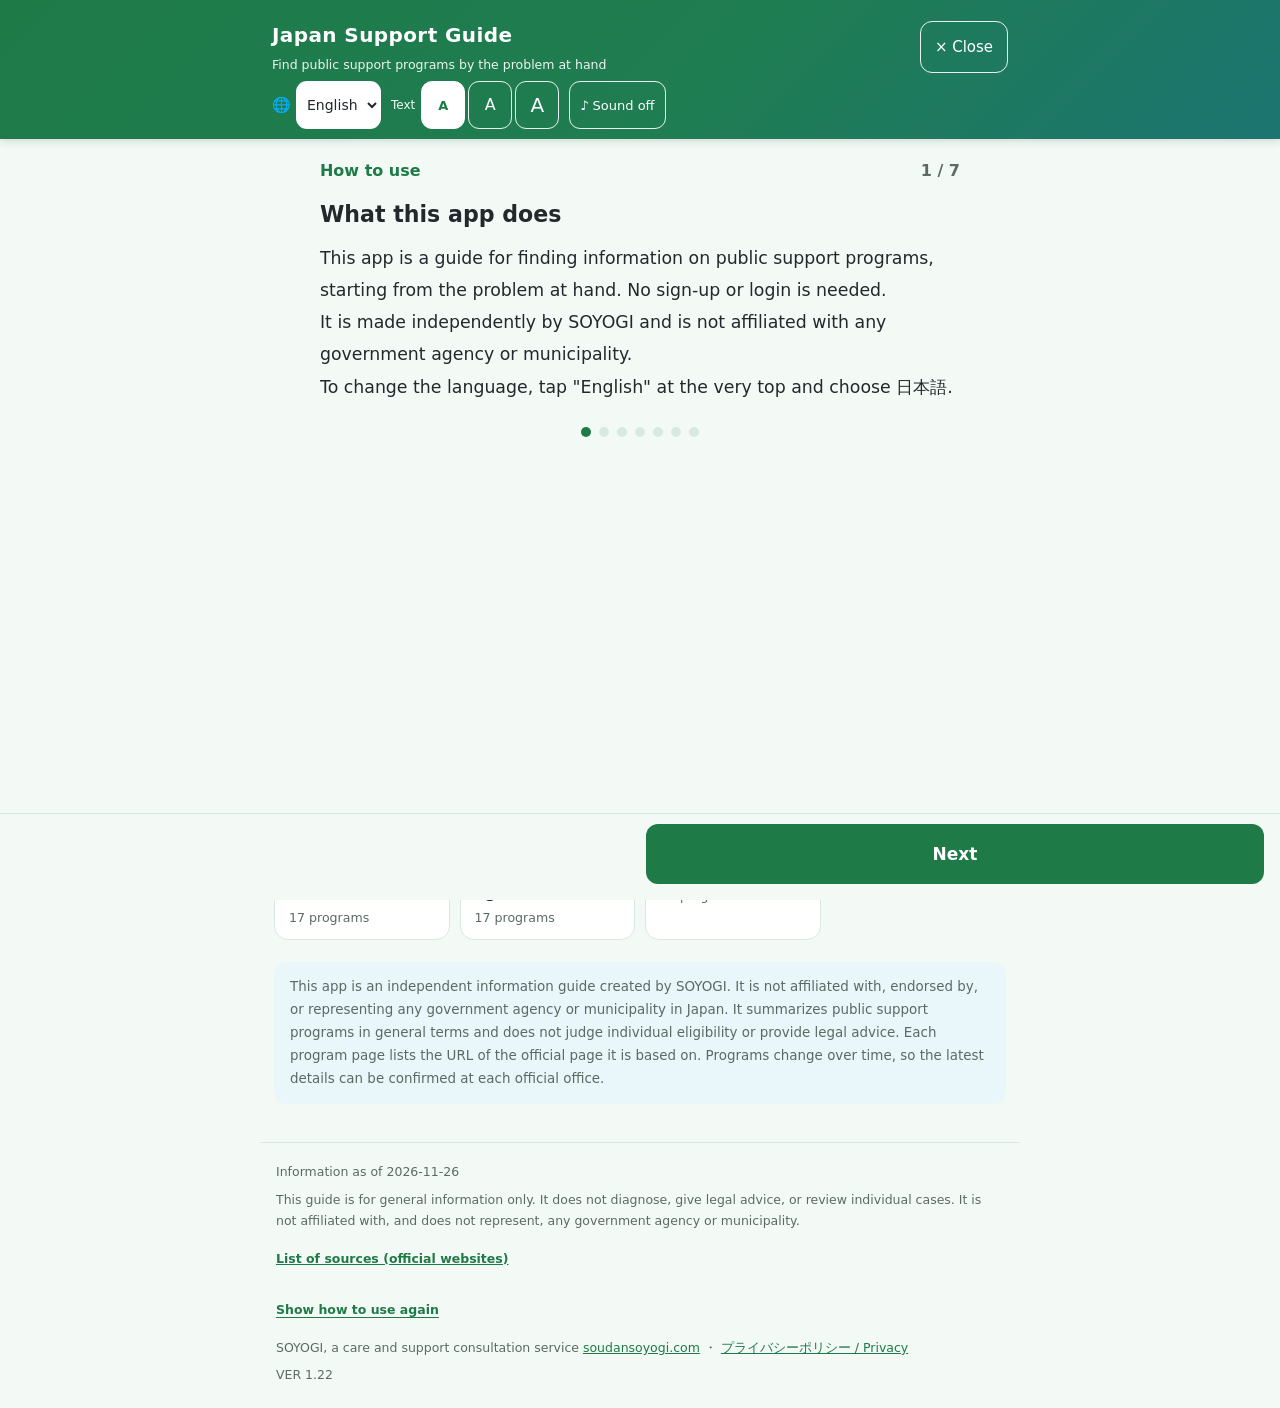
<file: index.html>
<!DOCTYPE html>
<html lang="ja">
<head>
<meta charset="UTF-8">
<meta name="viewport" content="width=device-width, initial-scale=1, viewport-fit=cover">
<meta name="description" content="困りごとから、使える可能性のある福祉・医療・社会保障の制度を探せる情報ガイド。日本語・英語対応。">
<title>困りごと制度ガイド</title>
<meta name="theme-color" content="#1e7a47">
<meta name="fc:miniapp" content='{"version":"1","imageUrl":"https://seido-guide-web.vercel.app/icons/fc-card-3x2.png","button":{"title":"🍀 ひらく / Open","action":{"type":"launch_miniapp","name":"Japan Support Guide","url":"https://seido-guide-web.vercel.app/","splashImageUrl":"https://seido-guide-web.vercel.app/icons/icon-512.png","splashBackgroundColor":"#f3faf6"}}}'>
<!-- 旧クライアント/バリデータ互換の fc:frame 併記(中身同一) -->
<meta name="fc:frame" content='{"version":"1","imageUrl":"https://seido-guide-web.vercel.app/icons/fc-card-3x2.png","button":{"title":"🍀 ひらく / Open","action":{"type":"launch_frame","name":"Japan Support Guide","url":"https://seido-guide-web.vercel.app/","splashImageUrl":"https://seido-guide-web.vercel.app/icons/icon-512.png","splashBackgroundColor":"#f3faf6"}}}'>

<link rel="manifest" href="manifest.webmanifest">
<link rel="icon" href="icons/icon.svg" type="image/svg+xml">
<!-- 🔴 ?v= は旧Service Workerのcache-firstを外すための版クエリ。js/app.js の ASSET_V と sw.js の ASSETS と必ず揃える -->
<link rel="stylesheet" href="css/style.css?v=1.22">
</head>
<body>
<header class="app-header">
  <div class="header-inner">
    <div class="header-title">
      <h1 id="app-title">困りごと制度ガイド</h1>
      <p class="header-sub" id="app-sub">困りごとから、公的な制度をさがす</p>
    </div>
    <button id="btn-exit" class="btn-exit" type="button">× とじる</button>
  </div>
  <div class="header-tools">
    <div class="tool-group">
      <span class="tool-icon" aria-hidden="true">🌐</span>
      <select id="set-lang" class="tool-select" aria-label="ことば / Language">
        <option value="ja">日本語</option>
        <option value="en">English</option>
      </select>
    </div>
    <div class="tool-group" role="group" id="tool-fs">
      <span class="tool-label" id="set-fs-label">もじ</span>
      <button type="button" class="tool-btn set-fs-btn fs-0" data-fs="0" id="set-fs-0">あ</button>
      <button type="button" class="tool-btn set-fs-btn fs-1" data-fs="1" id="set-fs-1">あ</button>
      <button type="button" class="tool-btn set-fs-btn fs-2" data-fs="2" id="set-fs-2">あ</button>
    </div>
    <button type="button" class="tool-btn tool-bgm" id="btn-bgm" aria-pressed="false">
      <span aria-hidden="true">♪</span> <span id="bgm-label">おと なし</span>
    </button>
  </div>
</header>

<main id="main">
  <!-- ホーム: 困りごと選択 -->
  <section id="view-home" class="view">
    <!-- 🔴 Play「誤解を与える表現(政府関連の情報)」: 非提携の免責と、公式の情報源へのリンクを最初の画面に見える形で置く -->
    <div class="home-src">
      <p id="home-src-text"></p>
      <a href="#src" id="home-src-link" class="src-link"></a>
    </div>
    <p class="home-tel"><a href="#tel" id="home-tel-link" class="src-link"></a></p>
    <div class="search-row">
      <input id="search-input" type="search" placeholder="" aria-label="">
      <button id="btn-search" type="button" class="btn-primary">さがす</button>
    </div>
    <h2 class="section-label" id="home-pick">こまりごとから えらぶ</h2>
    <div id="cat-grid" class="cat-grid"></div>
    <div class="home-note"><p id="home-note-text"></p></div>
  </section>

  <!-- 一覧: 制度リスト -->
  <section id="view-list" class="view" hidden>
    <button class="btn-back" type="button" data-back>← もどる</button>
    <h2 id="list-title" class="list-title"></h2>
    <p id="list-sub" class="list-sub"></p>
    <p class="list-src"><a href="#src" id="list-src-link" class="src-link"></a></p>
    <div id="seido-list" class="seido-list"></div>
  </section>

  <!-- 出典の一覧: 公式の情報源 -->
  <section id="view-src" class="view" hidden>
    <button class="btn-back" type="button" data-back>← もどる</button>
    <div id="src-body" class="src-body"></div>
  </section>

  <!-- 詳細: 制度の中身 -->
  <section id="view-detail" class="view" hidden>
    <button class="btn-back" type="button" data-back>← もどる</button>
    <article id="detail-body"></article>
  </section>
</main>

<footer class="app-footer">
  <p id="footer-updated"></p>
  <p id="footer-disclaimer"></p>
  <p><a href="#src" id="footer-src">出典の一覧(公式サイト)</a></p>
  <p><button type="button" id="footer-guide" class="footer-guide">つかいかたを もう一度 見る</button></p>
  <p><span id="footer-credit">介護と支援の相談どころ「そよぎ」</span> <a href="https://soudansoyogi.com/" target="_blank" rel="noopener">soudansoyogi.com</a> ・ <a href="privacy.html" id="footer-privacy">プライバシーポリシー / Privacy</a></p>
  <p id="footer-ver"></p>
</footer>

<script src="js/audio.js?v=1.22"></script>
<script src="js/i18n.js?v=1.22"></script>
<script src="js/data.js?v=1.22"></script>
<script src="js/app.js?v=1.22"></script>
</body>
</html>
</file>
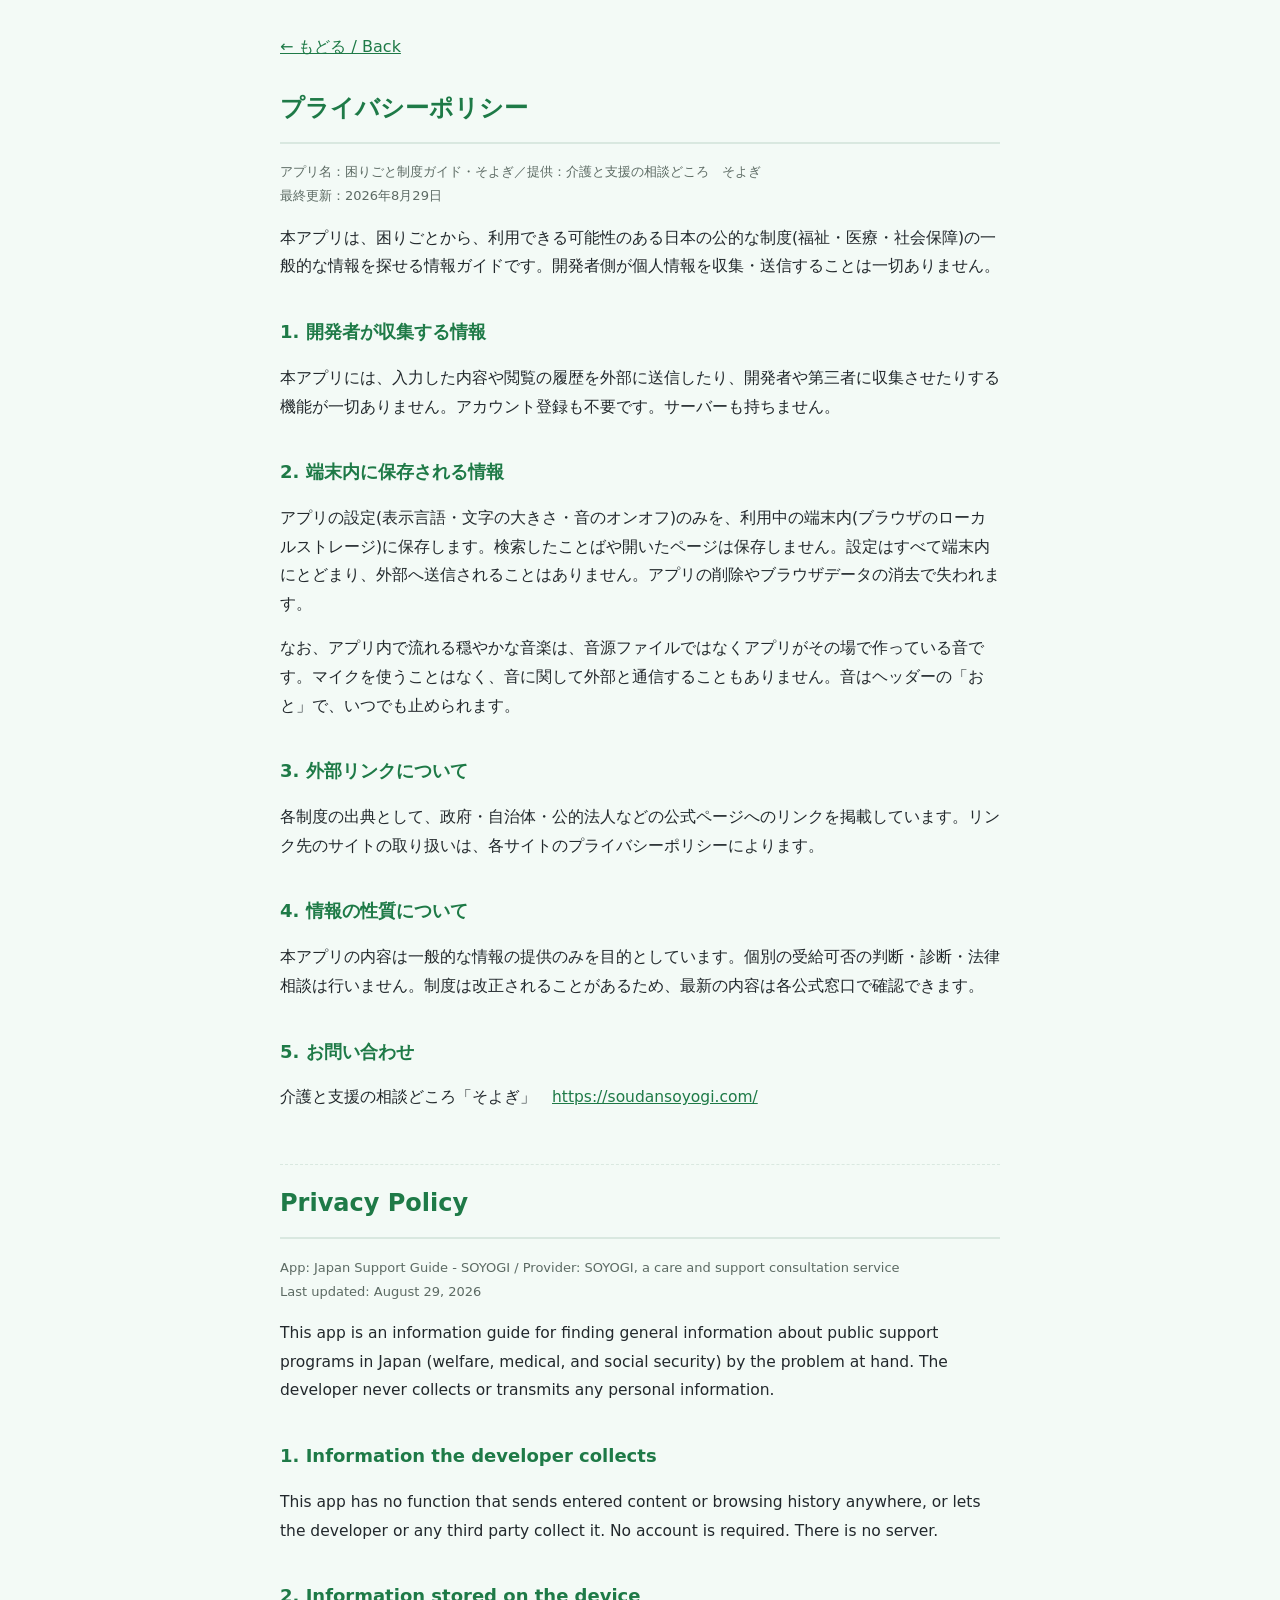
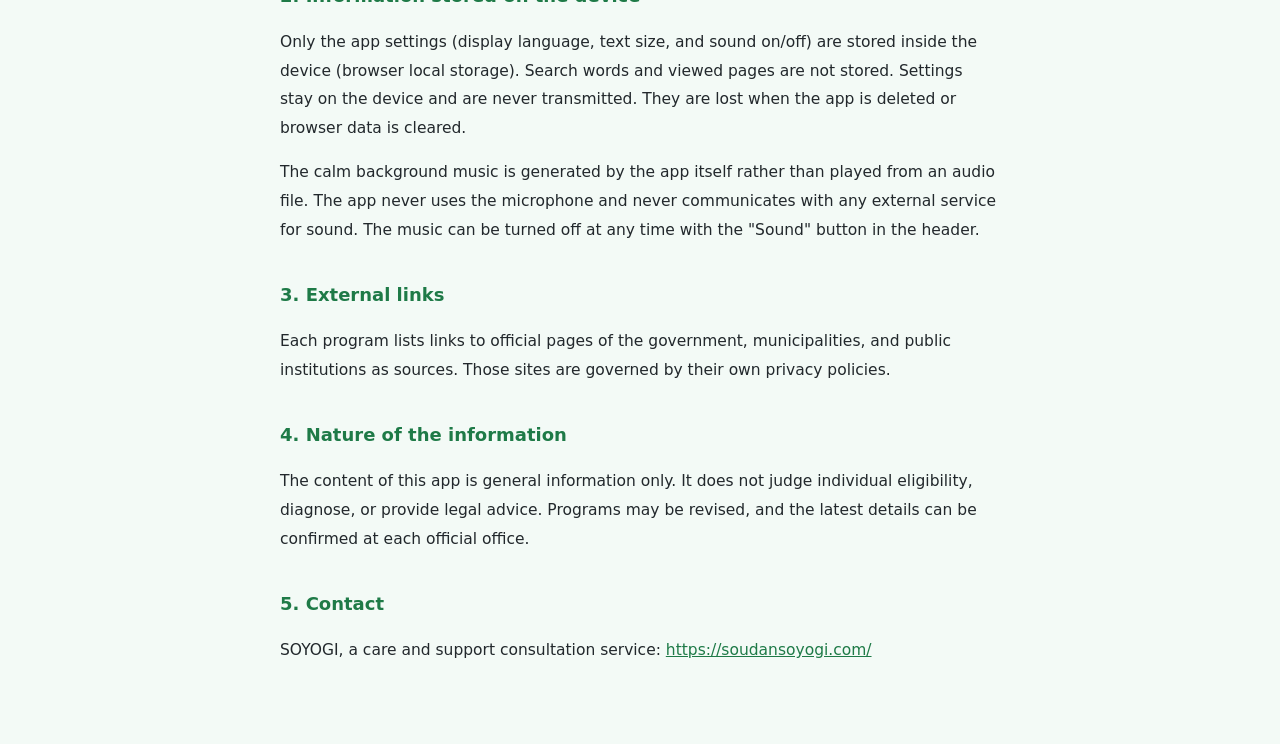
<file: privacy.html>
<!DOCTYPE html>
<html lang="ja">
<head>
<meta charset="UTF-8">
<meta name="viewport" content="width=device-width, initial-scale=1.0">
<meta name="theme-color" content="#2fa864">
<title>プライバシーポリシー｜困りごと制度ガイド・そよぎ</title>
<style>
  :root{ --brand:#1e7a47; --ink:#22282c; --soft:#5c6a63; --line:#d9e8e0; --bg:#f3faf6; }
  *{box-sizing:border-box;}
  body{ margin:0; background:var(--bg); color:var(--ink);
    font-family:"Hiragino Kaku Gothic ProN","Yu Gothic UI","Noto Sans JP","Segoe UI",system-ui,sans-serif;
    line-height:1.85; }
  main{ max-width:760px; margin:0 auto; padding:32px 20px 64px; }
  h1{ font-size:24px; color:var(--brand); border-bottom:2px solid var(--line); padding-bottom:12px; }
  h2{ font-size:18px; color:var(--brand); margin-top:34px; }
  p,li{ font-size:15.5px; }
  ul{ padding-left:22px; }
  .meta{ color:var(--soft); font-size:13px; }
  .back{ display:inline-block; margin-bottom:8px; color:var(--brand); }
  .lang-sep{ margin:52px 0 0; border:0; border-top:1px dashed var(--line); }
  a{ color:var(--brand); }
</style>
</head>
<body>
<main>
  <a class="back" href="./">← もどる / Back</a>
  <h1>プライバシーポリシー</h1>
  <p class="meta">アプリ名：困りごと制度ガイド・そよぎ／提供：介護と支援の相談どころ　そよぎ<br>最終更新：2026年8月29日</p>

  <p>本アプリは、困りごとから、利用できる可能性のある日本の公的な制度(福祉・医療・社会保障)の一般的な情報を探せる情報ガイドです。開発者側が個人情報を収集・送信することは一切ありません。</p>

  <h2>1. 開発者が収集する情報</h2>
  <p>本アプリには、入力した内容や閲覧の履歴を外部に送信したり、開発者や第三者に収集させたりする機能が一切ありません。アカウント登録も不要です。サーバーも持ちません。</p>

  <h2>2. 端末内に保存される情報</h2>
  <p>アプリの設定(表示言語・文字の大きさ・音のオンオフ)のみを、利用中の端末内(ブラウザのローカルストレージ)に保存します。検索したことばや開いたページは保存しません。設定はすべて端末内にとどまり、外部へ送信されることはありません。アプリの削除やブラウザデータの消去で失われます。</p>

  <p>なお、アプリ内で流れる穏やかな音楽は、音源ファイルではなくアプリがその場で作っている音です。マイクを使うことはなく、音に関して外部と通信することもありません。音はヘッダーの「おと」で、いつでも止められます。</p>

  <h2>3. 外部リンクについて</h2>
  <p>各制度の出典として、政府・自治体・公的法人などの公式ページへのリンクを掲載しています。リンク先のサイトの取り扱いは、各サイトのプライバシーポリシーによります。</p>

  <h2>4. 情報の性質について</h2>
  <p>本アプリの内容は一般的な情報の提供のみを目的としています。個別の受給可否の判断・診断・法律相談は行いません。制度は改正されることがあるため、最新の内容は各公式窓口で確認できます。</p>

  <h2>5. お問い合わせ</h2>
  <p>介護と支援の相談どころ「そよぎ」　<a href="https://soudansoyogi.com/" target="_blank" rel="noopener">https://soudansoyogi.com/</a></p>

  <hr class="lang-sep">

  <h1>Privacy Policy</h1>
  <p class="meta">App: Japan Support Guide - SOYOGI / Provider: SOYOGI, a care and support consultation service<br>Last updated: August 29, 2026</p>

  <p>This app is an information guide for finding general information about public support programs in Japan (welfare, medical, and social security) by the problem at hand. The developer never collects or transmits any personal information.</p>

  <h2>1. Information the developer collects</h2>
  <p>This app has no function that sends entered content or browsing history anywhere, or lets the developer or any third party collect it. No account is required. There is no server.</p>

  <h2>2. Information stored on the device</h2>
  <p>Only the app settings (display language, text size, and sound on/off) are stored inside the device (browser local storage). Search words and viewed pages are not stored. Settings stay on the device and are never transmitted. They are lost when the app is deleted or browser data is cleared.</p>

  <p>The calm background music is generated by the app itself rather than played from an audio file. The app never uses the microphone and never communicates with any external service for sound. The music can be turned off at any time with the "Sound" button in the header.</p>

  <h2>3. External links</h2>
  <p>Each program lists links to official pages of the government, municipalities, and public institutions as sources. Those sites are governed by their own privacy policies.</p>

  <h2>4. Nature of the information</h2>
  <p>The content of this app is general information only. It does not judge individual eligibility, diagnose, or provide legal advice. Programs may be revised, and the latest details can be confirmed at each official office.</p>

  <h2>5. Contact</h2>
  <p>SOYOGI, a care and support consultation service: <a href="https://soudansoyogi.com/" target="_blank" rel="noopener">https://soudansoyogi.com/</a></p>
</main>
</body>
</html>
</file>
<file: css/style.css>
/* 困りごと制度ガイド - そよぎ4色: 明るい緑 / 水色 / 白 / 黒
   文字サイズ3段階: body基準(17/19/21px)+読み物はem。ヘッダー等の操作部は固定px。
   設定(ことば・もじ・おと)はヘッダーに常時表示する(歯車・モーダルは持たない) */
:root {
  --green: #2fa864;
  --green-deep: #1e7a47;
  --aqua: #4db6d2;
  --aqua-pale: #e9f6fa;
  --white: #ffffff;
  --black: #22282c;
  --bg: #f3faf6;
  --card: #ffffff;
  --line: #d9e8e0;
  --muted: #5c6a63;
  --danger: #b3541e;
}

* { margin: 0; padding: 0; box-sizing: border-box; }
html { -webkit-text-size-adjust: 100%; }
body {
  font-family: "Hiragino Kaku Gothic ProN", "Yu Gothic UI", "Meiryo", system-ui, sans-serif;
  background: var(--bg);
  color: var(--black);
  font-size: 17px;
  line-height: 1.7;
}
body[data-fs="1"] { font-size: 19px; }
body[data-fs="2"] { font-size: 21px; }

/* ===== ヘッダー(タップ域44px以上・ノッチ回避・文字サイズ非連動) ===== */
/* 🔴 地の色は白文字とのコントラストで決めている(WCAG AA 4.5:1)。
   明るい緑 #2fa864 では白文字が3.04:1しか出ず本文サイズが不合格になるため、
   ヘッダーだけ濃い側(--green-deep 系)で組む。実測 5.1〜5.7:1 */
.app-header {
  position: sticky;
  top: 0;
  z-index: 10;
  background: linear-gradient(135deg, var(--green-deep) 0%, #1f7d52 55%, #1b6f86 130%);
  color: var(--white);
  padding-top: env(safe-area-inset-top, 0px);
  box-shadow: 0 2px 8px rgba(30, 60, 45, 0.18);
}
.header-inner {
  min-height: 72px;
  display: flex;
  align-items: center;
  justify-content: space-between;
  gap: 8px;
  padding: 18px max(12px, env(safe-area-inset-right, 0px)) 6px max(12px, env(safe-area-inset-left, 0px));
  max-width: 760px;
  margin: 0 auto;
}
.header-title { flex: 1; min-width: 0; }
.header-title h1 { font-size: 20px; letter-spacing: 0.02em; }
.header-sub { font-size: 12.5px; opacity: 0.92; margin-top: 2px; }
/* 🔴 半透明の白を敷くと地が明るくなって白文字が4.5:1を割るため、塗りは透明のまま枠線で示す */
.btn-exit {
  flex-shrink: 0;
  min-width: 88px;
  min-height: 52px;
  border: 1.5px solid rgba(255, 255, 255, 0.9);
  border-radius: 12px;
  background: transparent;
  color: var(--white);
  font-size: 15px;
  cursor: pointer;
  font-family: inherit;
}

/* --- ヘッダー内の設定(ことば・もじ・おと) --- */
.header-tools {
  display: flex;
  flex-wrap: wrap;
  align-items: center;
  gap: 10px;
  padding: 0 max(12px, env(safe-area-inset-right, 0px)) 10px max(12px, env(safe-area-inset-left, 0px));
  max-width: 760px;
  margin: 0 auto;
}
.tool-group {
  display: flex;
  align-items: center;
  gap: 3px;
}
.tool-icon { font-size: 15px; line-height: 1; margin-right: 2px; }
.tool-label { font-size: 12px; margin-right: 3px; opacity: 0.95; }
.tool-select {
  min-height: 48px;
  border: 1.5px solid rgba(255, 255, 255, 0.9);
  border-radius: 11px;
  background: var(--white);
  color: var(--black);
  font-size: 14px;
  padding: 2px 6px;
  font-family: inherit;
  cursor: pointer;
}
.tool-btn {
  min-height: 48px;
  min-width: 44px;
  padding: 0 7px;
  border: 1.5px solid rgba(255, 255, 255, 0.9);
  border-radius: 11px;
  background: transparent;
  color: var(--white);
  font-family: inherit;
  line-height: 1;
  cursor: pointer;
}
.tool-btn.on {
  background: var(--white);
  color: var(--green-deep);
  border-color: var(--white);
  font-weight: 700;
}
.set-fs-btn.fs-0 { font-size: 13px; }
.set-fs-btn.fs-1 { font-size: 16px; }
.set-fs-btn.fs-2 { font-size: 20px; }
.tool-bgm {
  display: flex;
  align-items: center;
  justify-content: center;
  gap: 4px;
  padding: 0 10px;
  font-size: 13px;
}

/* 画面切替のときにプログラムからフォーカスを移す見出し(スクリーンリーダーに切替を伝えるため)。
   tabindex="-1" なのでTabキーでは到達せず、視覚的な枠は不要。操作要素の枠は消さないこと */
.list-title[tabindex="-1"]:focus,
.d-name[tabindex="-1"]:focus,
.section-label[tabindex="-1"]:focus { outline: none; }

/* ===== 本文 ===== */
#main {
  max-width: 760px;
  margin: 0 auto;
  padding: 12px max(14px, env(safe-area-inset-right, 0px)) calc(env(safe-area-inset-bottom, 0px) + 28px) max(14px, env(safe-area-inset-left, 0px));
}
.view { padding-top: 6px; }
.section-label { font-size: 0.94em; color: var(--green-deep); margin: 18px 2px 10px; }

/* 検索(操作部=固定px) */
.search-row { display: flex; gap: 8px; margin-top: 8px; }
#search-input {
  flex: 1;
  min-width: 0;
  min-height: 52px;
  border: 1.5px solid var(--line);
  border-radius: 12px;
  padding: 8px 14px;
  font-size: 16px;
  background: var(--white);
  font-family: inherit;
}
#search-input:focus { outline: 2px solid var(--aqua); border-color: var(--aqua); }
.btn-primary {
  min-height: 52px;
  min-width: 84px;
  border: none;
  border-radius: 12px;
  background: var(--green);
  color: var(--white);
  font-size: 16px;
  font-weight: 600;
  cursor: pointer;
  font-family: inherit;
}

/* 困りごとグリッド */
.cat-grid {
  display: grid;
  grid-template-columns: repeat(auto-fill, minmax(160px, 1fr));
  gap: 10px;
}
.cat-card {
  display: flex;
  flex-direction: column;
  align-items: flex-start;
  gap: 6px;
  min-height: 108px;
  padding: 14px;
  background: var(--card);
  border: 1.5px solid var(--line);
  border-radius: 14px;
  cursor: pointer;
  text-align: left;
  font-family: inherit;
  color: var(--black);
  font-size: inherit;
  transition: border-color 0.15s;
}
.cat-card:active { border-color: var(--green); background: var(--aqua-pale); }
.cat-icon { font-size: 26px; line-height: 1; }
.cat-name { font-size: 0.91em; font-weight: 700; line-height: 1.45; }
.cat-count { font-size: 0.74em; color: var(--muted); }

/* 非提携の免責+公式の情報源への入口(Play「政府関連の情報」対応・最初の画面に見える位置) */
.home-src {
  margin: 2px 0 14px;
  padding: 12px 14px;
  background: var(--aqua-pale);
  border-left: 5px solid var(--aqua);
  border-radius: 10px;
  font-size: 0.79em;
  color: var(--black);
}
/* 🔴 リンクは濃い緑+下線(水色の文字は白地で約2.3:1しか出ない) */
.src-link {
  display: inline-flex;
  align-items: center;
  min-height: 44px;
  color: var(--green-deep);
  font-weight: 700;
  text-decoration: underline;
  text-underline-offset: 3px;
}
.list-src { font-size: 0.79em; margin: -6px 2px 10px; }
.src-body { background: var(--card); border: 1.5px solid var(--line); border-radius: 16px; padding: 20px 18px; }
.src-intro { font-size: 0.85em; margin-top: 8px; }
.src-indep { font-size: 0.79em; color: var(--muted); margin-top: 10px; padding: 10px 12px; background: var(--aqua-pale); border-radius: 8px; }
.src-group { margin-top: 20px; }
.src-group h3 { font-size: 0.93em; color: var(--green-deep); border-bottom: 2px solid var(--line); padding-bottom: 4px; margin-bottom: 8px; }
.src-note { font-size: 0.76em; color: var(--muted); margin-bottom: 6px; }
.src-group ul { list-style: none; padding: 0; }
.src-group li { font-size: 0.82em; padding: 8px 0; border-bottom: 1px dashed var(--line); }
.src-name { display: block; font-weight: 700; }
.src-group a { display: inline-block; padding: 10px 0; color: var(--green-deep); word-break: break-all; }
#footer-src { display: inline-block; min-height: 44px; line-height: 44px; font-weight: 700; }
.src-count { display: block; font-size: 0.9em; color: var(--muted); }
.d-src-top {
  margin-top: 10px;
  padding: 8px 12px;
  background: var(--aqua-pale);
  border-radius: 8px;
  font-size: 0.79em;
}
.d-src-label { font-weight: 700; color: var(--black); }
/* 英語の組織名は単語の途中で折らない(長いホスト名だけ途中で折れてよい) */
.d-src-top a { color: var(--green-deep); font-weight: 700; overflow-wrap: anywhere; }
.d-src-host { color: var(--muted); overflow-wrap: anywhere; }
.d-src-nongov { color: var(--muted); font-size: 0.92em; }

.home-note {
  margin-top: 22px;
  padding: 14px 16px;
  background: var(--aqua-pale);
  border-radius: 12px;
  font-size: 0.79em;
  color: var(--muted);
}

/* もどる(操作部=固定px) */
.btn-back {
  min-height: 48px;
  min-width: 110px;
  margin: 4px 0 10px;
  border: 1.5px solid var(--line);
  border-radius: 12px;
  background: var(--white);
  color: var(--green-deep);
  font-size: 15.5px;
  font-weight: 600;
  cursor: pointer;
  text-align: center;
  font-family: inherit;
}

/* 一覧 */
.list-title { font-size: 1.18em; margin: 2px 2px 4px; color: var(--black); }
.list-sub { font-size: 0.79em; color: var(--muted); margin: 0 2px 12px; }
.seido-list { display: flex; flex-direction: column; gap: 10px; }
.seido-card {
  display: block;
  width: 100%;
  padding: 15px 16px;
  background: var(--card);
  border: 1.5px solid var(--line);
  border-left: 6px solid var(--green);
  border-radius: 14px;
  text-align: left;
  cursor: pointer;
  font-family: inherit;
  color: var(--black);
  font-size: inherit;
}
.seido-card:active { background: var(--aqua-pale); }
.seido-card .s-name { display: block; font-size: 0.97em; font-weight: 700; line-height: 1.5; }
.seido-card .s-short { display: block; font-size: 0.79em; color: var(--muted); margin-top: 4px; }
.seido-card .s-window { display: block; font-size: 0.74em; color: var(--green-deep); margin-top: 6px; }

/* 詳細 */
#detail-body { background: var(--card); border: 1.5px solid var(--line); border-radius: 16px; padding: 20px 18px; }
.d-name { font-size: 1.24em; line-height: 1.5; color: var(--black); }
.d-official { font-size: 0.76em; color: var(--green-deep); margin-top: 4px; }
.d-short { font-size: 0.82em; color: var(--muted); margin-top: 6px; }
.d-recent {
  margin-top: 12px;
  padding: 10px 14px;
  background: #fef6ec;
  border-left: 5px solid #e8a13c;
  border-radius: 8px;
  font-size: 0.82em;
}
.d-sec { margin-top: 20px; }
.d-sec h3 {
  font-size: 0.94em;
  color: var(--green-deep);
  border-left: 5px solid var(--green);
  padding-left: 10px;
  margin-bottom: 8px;
}
.d-sec p, .d-sec li { font-size: 0.91em; }
.d-sec ul, .d-sec ol { padding-left: 24px; display: flex; flex-direction: column; gap: 6px; }
.d-window-box {
  background: var(--aqua-pale);
  border-radius: 12px;
  padding: 13px 15px;
  font-size: 0.91em;
}
.d-phone { font-size: 1em; font-weight: 700; color: var(--green-deep); margin-top: 4px; }
/* v1.16: 番号を押すと電話をかけられる(指で押しやすい高さ) */
.d-phone .d-tel { color: inherit; display: inline-flex; align-items: center; min-height: 48px; padding: 0; }
.d-notes li { color: var(--danger); font-size: 0.85em; }
.d-sources { margin-top: 22px; padding-top: 14px; border-top: 1px dashed var(--line); }
.d-sources h3 { font-size: 0.82em; color: var(--muted); margin-bottom: 6px; }
.d-sources ul { padding-left: 20px; }
.d-sources li { font-size: 0.76em; color: var(--muted); }
.d-sources a { color: var(--green-deep); word-break: break-all; }
.d-checked { font-size: 0.74em; color: var(--muted); margin-top: 8px; }
.d-disclaimer { margin-top: 14px; font-size: 0.74em; color: var(--muted); }

/* フッター(固定px) */
.app-footer {
  max-width: 760px;
  margin: 10px auto 0;
  padding: 18px max(16px, env(safe-area-inset-right, 0px)) calc(env(safe-area-inset-bottom, 0px) + 22px) max(16px, env(safe-area-inset-left, 0px));
  font-size: 12.5px;
  color: var(--muted);
  border-top: 1px solid var(--line);
  display: flex;
  flex-direction: column;
  gap: 6px;
}
.app-footer a { color: var(--green-deep); }

@media (max-width: 420px) {
  .cat-grid { grid-template-columns: repeat(2, 1fr); }
  .header-title h1 { font-size: 17.5px; }
  .btn-exit { min-width: 76px; font-size: 14px; }
  .header-tools { gap: 8px; }
  .tool-bgm { font-size: 12.5px; padding: 0 8px; }
}
/* 極小幅では「もじ」ラベルとタグラインを省いて、設定バーを1行に収める
   (あ/Aの3段階は大きさ自体で伝わる。ヘッダーが高くなりすぎるのを防ぐ) */
@media (max-width: 359px) {
  .tool-label, .tool-icon, .header-sub { display: none; }
  .header-inner { min-height: 60px; }
  .header-tools { gap: 6px; }
  .tool-btn { min-width: 44px; padding: 0 4px; }   /* 🔴タップ域44pxは割らない */
  .tool-bgm { font-size: 11.5px; padding: 0 3px; }
  .tool-bgm [aria-hidden="true"] { display: none; }  /* ♪は省く(文字ラベルが本体) */
  .tool-select { font-size: 13px; padding: 2px 4px; }
}

/* ===== はじめての つかいかた(js/app.js openGuide・2026-09-30) =====
   ヘッダー(ことば・もじ・おと・× とじる)は押せるまま、その下を全部おおう(上端は app.js がヘッダーの下端に合わせる)。
   文は読み物なので em(もじ3段階に合わせて大きくなる)・下のボタンは操作部なので固定px。
   ボタンは下に固定した帯(地の色つき=長いページでも本文が透けない)。本文の下の余白は帯より高くする */
.guide-ov {
  position: fixed;
  left: 0;
  right: 0;
  bottom: 0;
  top: 0;
  z-index: 9;   /* ヘッダー(10)の下・本文とフッターの上 */
  overflow-y: auto;
  overscroll-behavior: contain;
  background: var(--bg);
  padding: 18px max(16px, env(safe-area-inset-right, 0px)) calc(env(safe-area-inset-bottom, 0px) + 132px) max(16px, env(safe-area-inset-left, 0px));
}
.guide-box { max-width: 640px; margin: 0 auto; }
.guide-top { display: flex; justify-content: space-between; align-items: baseline; gap: 12px; }
.guide-title { font-size: 0.94em; font-weight: 700; color: var(--green-deep); }
.guide-step { font-size: 0.94em; font-weight: 700; color: var(--muted); white-space: nowrap; unicode-bidi: isolate; }
.guide-h { font-size: 1.3em; line-height: 1.45; margin: 14px 0 12px; color: var(--black); overflow-wrap: anywhere; }
.guide-h[tabindex="-1"]:focus { outline: none; }   /* Tab では届かない見出し(読み上げ用のフォーカスだけ) */
.guide-p { font-size: 1.02em; line-height: 1.85; white-space: pre-line; overflow-wrap: anywhere; }
.guide-dots { display: flex; justify-content: center; flex-wrap: wrap; gap: 8px; margin-top: 24px; }
.guide-dot { width: 10px; height: 10px; border-radius: 50%; background: var(--line); }
.guide-dot.on { background: var(--green-deep); }
.guide-row {
  position: fixed;
  left: 0;
  right: 0;
  bottom: 0;
  z-index: 1;
  display: flex;
  gap: 10px;
  padding: 10px max(16px, env(safe-area-inset-right, 0px)) calc(env(safe-area-inset-bottom, 0px) + 16px) max(16px, env(safe-area-inset-left, 0px));
  background: var(--bg);
  border-top: 1px solid var(--line);
}
.guide-row button {
  flex: 1 1 0;
  min-width: 0;
  min-height: 60px;
  border-radius: 12px;
  font-family: inherit;
  font-size: 17px;
  font-weight: 700;
  cursor: pointer;
}
.guide-prev { background: var(--white); color: var(--green-deep); border: 1.5px solid var(--line); }
/* 🔴 明るい緑 #2fa864 に白文字は3.04:1でAA未達(ヘッダーと同じ理由)。濃い緑で組む */
.guide-next { background: var(--green-deep); color: var(--white); border: none; }
/* フッターの「つかいかたを もう一度 見る」(リンクと同じ見た目・タップ域44px) */
.footer-guide {
  min-height: 44px;
  padding: 0;
  border: none;
  background: none;
  color: var(--green-deep);
  font-family: inherit;
  font-size: inherit;
  font-weight: 700;
  text-decoration: underline;
  text-underline-offset: 3px;
  cursor: pointer;
}

/* v1.20: 電話の窓口の一覧・電話の受付の一行・金額の確認日・特大のときの設定の段の畳み */
.home-tel { margin: 0 0 8px; }
.seido-card .s-phone { display: block; font-size: 0.74em; font-weight: 700; color: var(--black); margin-top: 6px; }
.d-phone-note { font-size: 0.82em; color: var(--muted); margin-top: 2px; }
.d-amount-checked { margin-top: 10px; font-size: 0.76em; color: var(--muted); }
body[data-fs="2"].hdr-fold .header-tools { display: none; }
</file>
